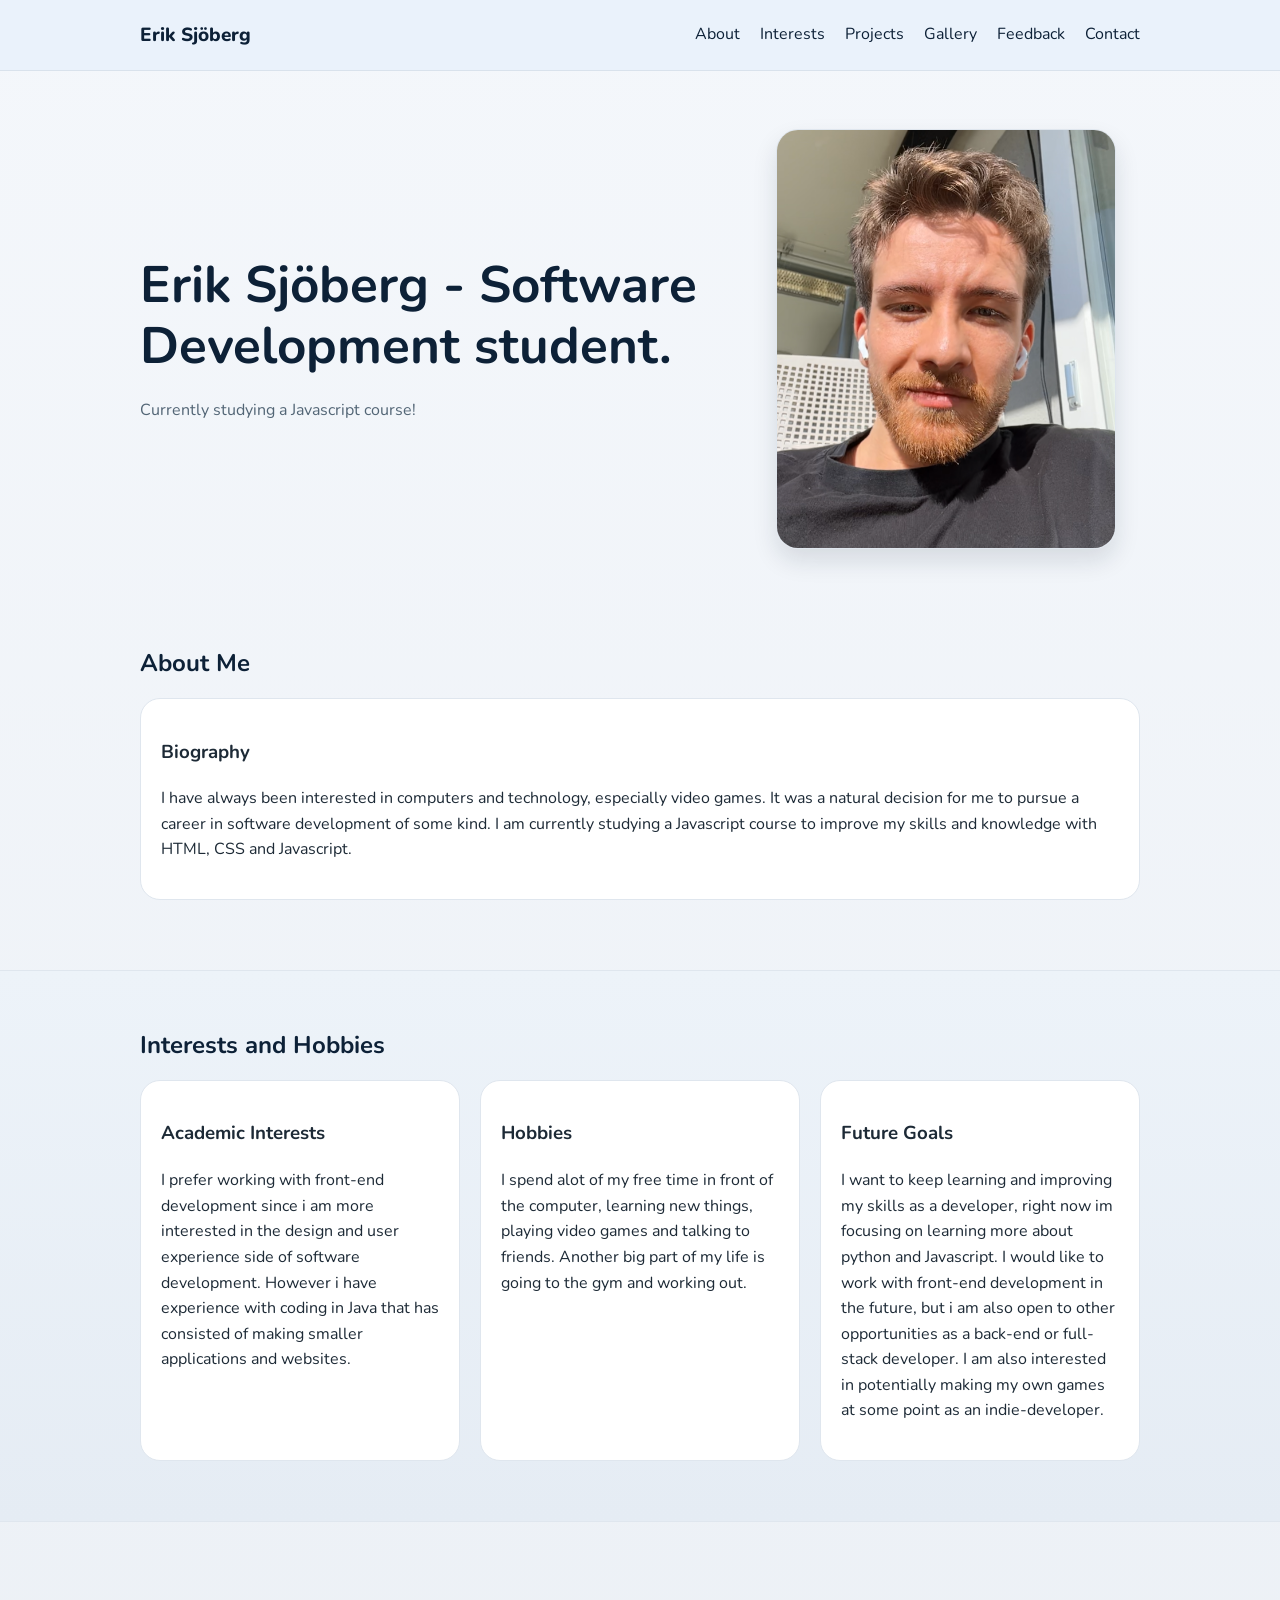
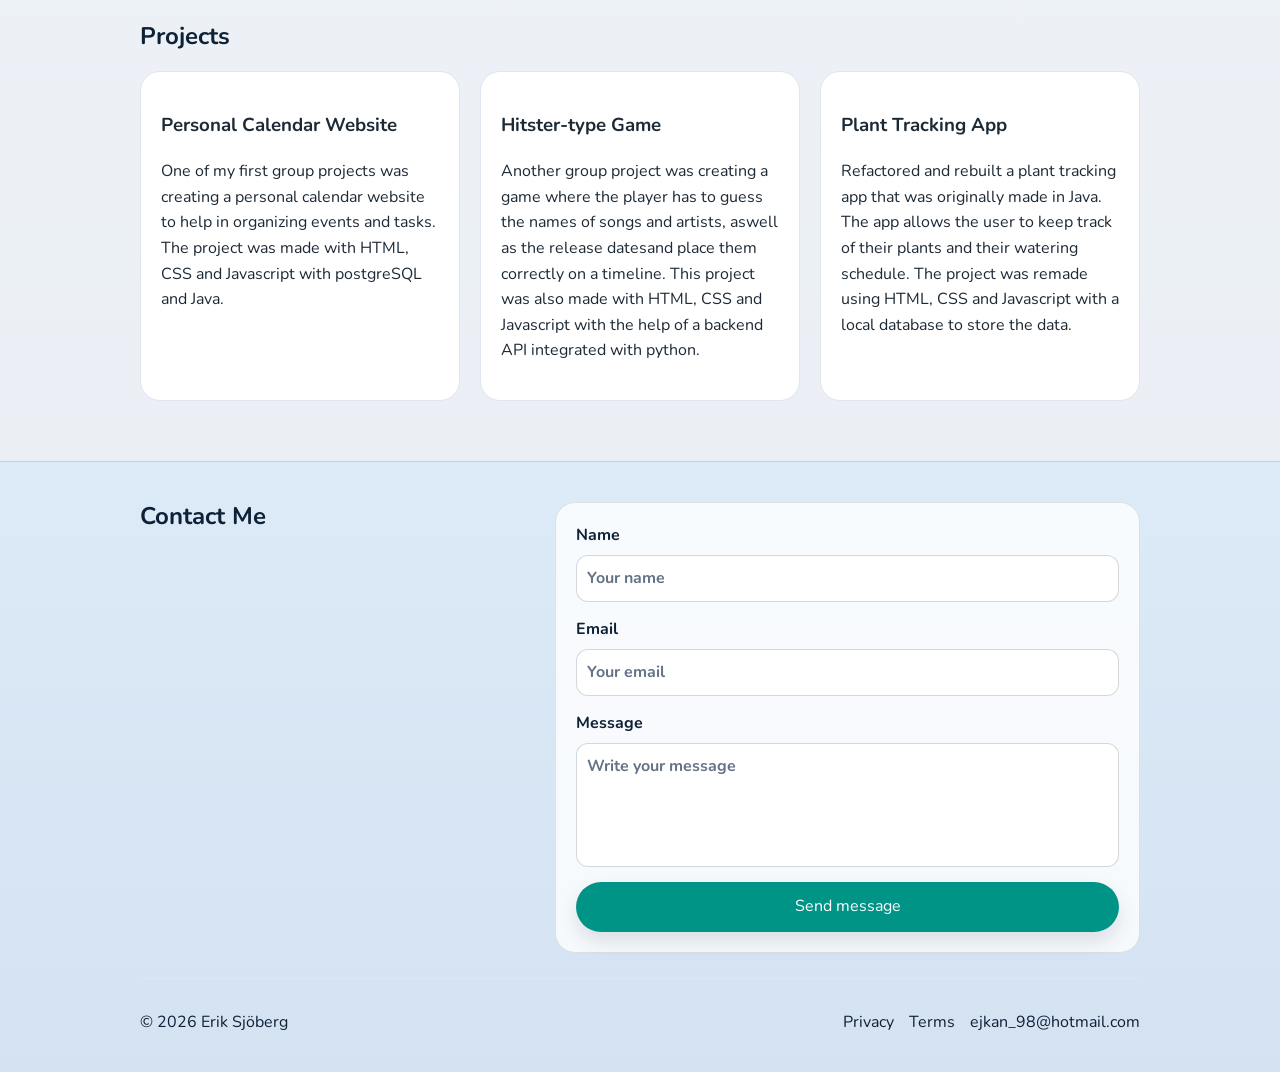
<file: index.html>
<!DOCTYPE html>
<html lang="en">
  <head>

    <meta charset="UTF-8" />
    <meta name="viewport" content="width=device-width, initial-scale=1.0" />

    <title>Erik Sjöberg Portfolio</title>

    <meta name="description" content="Personal portfolio website" />
    <link rel="preconnect" href="https://fonts.googleapis.com" />
    <link rel="preconnect" href="https://fonts.gstatic.com" crossorigin />
    <link href="https://fonts.googleapis.com/css2?family=Nunito:wght@400;600;700;800&display=swap" rel="stylesheet" />
    <link rel="stylesheet" href="style.css" />

  </head>

  <body id="top">
    <header class="site-header">
      <nav class="nav container" aria-label="Main navigation">
        <a href="#top" class="profile-name">Erik Sjöberg</a>
        <div class="nav-links">
          <a href="#top">About</a>
          <a href="#interests">Interests</a>
          <a href="#projects">Projects</a>
          <a href="gallery.html">Gallery</a>
          <a href="feedback.html">Feedback</a>
          <a href="#contact">Contact</a>
        </div>
      </nav>
    </header>

    <main>

      <section class="intro container">
        <div class="intro-text">
          <h1>Erik Sjöberg - Software Development student.</h1>
          <p>
            Currently studying a Javascript course!
          </p>
        </div>

        <div class="intro-image">
          <img
            src="IMG_1809.PNG"
            alt="Portrait photo of me smiling outdoors"
          />
        </div>
      </section>

      <section id="about" class="container section">

        <h2>About Me</h2>

        <article>
          <h3>Biography</h3>
          <p>
            I have always been interested in computers and technology, especially video games. 
            It was a natural decision for me to pursue a career in software development of some kind.
            I am currently studying a Javascript course to improve my skills and knowledge with HTML, CSS and Javascript.
          </p>
        </article>

      </section>

      <section id="interests" class="section alt-section">

        <div class="container">

          <h2>Interests and Hobbies</h2>

          <div class="about-grid">
            <article>
              <h3>Academic Interests</h3>
              <p>
                I prefer working with front-end development since i am more interested in the design and user experience side of software development. 
                However i have experience with coding in Java that has consisted of making smaller applications and websites.
              </p>
            </article>

            <article>
              <h3>Hobbies</h3>
              <p>
                I spend alot of my free time in front of the computer, learning new things, playing video games and talking to friends.
                Another big part of my life is going to the gym and working out.
              </p>
            </article>

            <article>
              <h3>Future Goals</h3>
              <p>
                I want to keep learning and improving my skills as a developer, right now im focusing on learning more about python and Javascript. 
                I would like to work with front-end development in the future, but i am also open to other opportunities as a back-end or full-stack developer.
                I am also interested in potentially making my own games at some point as an indie-developer.
              </p>
            </article>
          </div>

        </div>

      </section>

      <section id="projects" class="container section">

        <h2>Projects</h2>

        <div class="project-grid">
          <article class="card project-card">
            <h3>Personal Calendar Website</h3>
            <p>
              One of my first group projects was creating a personal calendar website to help in organizing events and tasks. The project was made with HTML, CSS and Javascript with postgreSQL and Java.
            </p>
          </article>

          <article class="card project-card">
            <h3>Hitster-type Game</h3>
            <p>
              Another group project was creating a game where the player has to guess the names of songs and artists, aswell as the release datesand place them correctly on a timeline. This project was also made with HTML, CSS and Javascript with the help of a backend API integrated with python.
            </p>
          </article>

          <article class="card project-card">
            <h3>Plant Tracking App</h3>
            <p>
              Refactored and rebuilt a plant tracking app that was originally made in Java. The app allows the user to keep track of their plants and their watering schedule. The project was remade using HTML, CSS and Javascript with a local database to store the data.
            </p>
          </article>
        </div>

      </section>

    </main>

    <footer id="contact" class="site-footer">

      <div class="container footer-wrap">

        <div>
          <h2>Contact Me</h2>
        </div>

        <form class="contact-form">
          <label>
            Name
            <input type="text" name="name" placeholder="Your name" required />
          </label>

          <label>
            Email
            <input type="email" name="email" placeholder="Your email" required />
          </label>

          <label>
            Message
            <textarea name="message" rows="4" placeholder="Write your message" required></textarea>
          </label>

          <button type="button" class="button">Send message</button>
        </form>

      </div>

      <div class="container footer-bottom">
        <p>© 2026 Erik Sjöberg</p>
        <div class="footer-links">
          <a href="#">Privacy</a>
          <a href="#">Terms</a>
          <a href="mailto:ejkan_98@hotmail.com">ejkan_98@hotmail.com</a>
        </div>
      </div>

    </footer>

  </body>

</html>
</file>
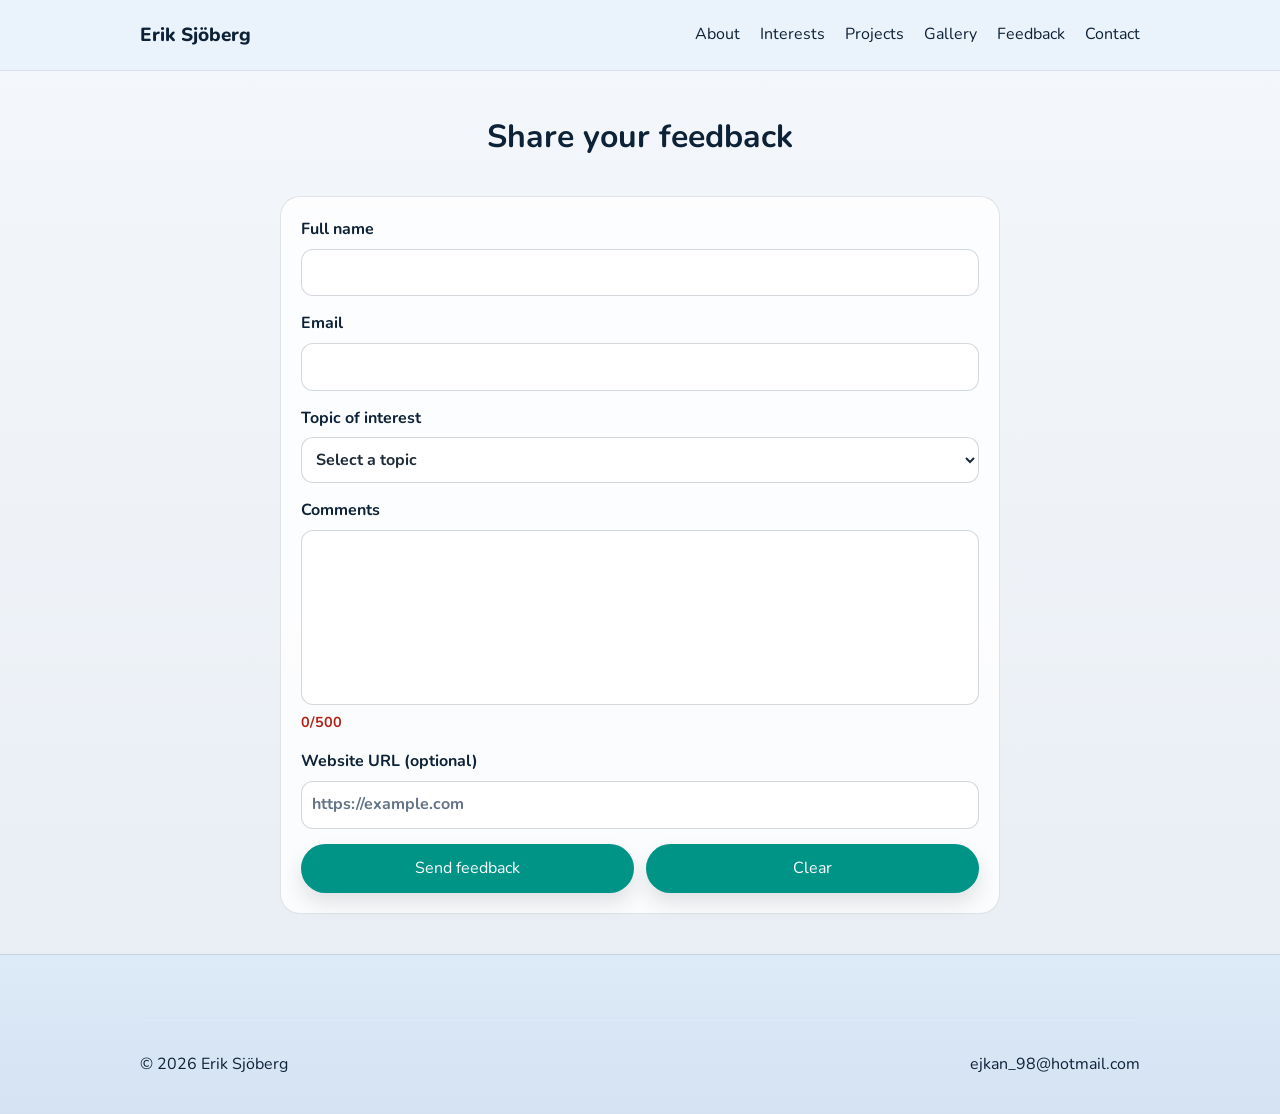
<file: feedback.html>
<!DOCTYPE html>
<html lang="en">
  <head>

    <meta charset="UTF-8" />
    <meta name="viewport" content="width=device-width, initial-scale=1.0" />

    <title>Feedback | Erik Sjöberg Portfolio</title>

    <meta name="description" content="Send feedback about Erik Sjöberg's portfolio." />
    <link rel="preconnect" href="https://fonts.googleapis.com" />
    <link rel="preconnect" href="https://fonts.gstatic.com" crossorigin />
    <link href="https://fonts.googleapis.com/css2?family=Nunito:wght@400;600;700;800&display=swap" rel="stylesheet" />
    <link rel="stylesheet" href="style.css" />
    <script src="feedback.js" defer></script>

  </head>

  <body id="top">
    <header class="site-header">
      <nav class="nav container" aria-label="Main navigation">
        <a href="index.html#top" class="profile-name">Erik Sjöberg</a>
        <div class="nav-links">
          <a href="index.html#top">About</a>
          <a href="index.html#interests">Interests</a>
          <a href="index.html#projects">Projects</a>
          <a href="gallery.html">Gallery</a>
          <a href="feedback.html" aria-current="page">Feedback</a>
          <a href="index.html#contact">Contact</a>
        </div>
      </nav>
    </header>

    <main class="feedback-page container">

      <h1>Share your feedback</h1>

      <form class="contact-form feedback-form" novalidate>

        <label for="full-name">
          Full name
          <input id="full-name" type="text" name="name" autocomplete="name" aria-describedby="full-name-error" required />
          <span id="full-name-error" class="field-error" aria-live="polite" hidden></span>
        </label>

        <label for="email">
          Email
          <input id="email" type="email" name="email" autocomplete="email" aria-describedby="email-error" required />
          <span id="email-error" class="field-error" aria-live="polite" hidden></span>
        </label>

        <label for="topic">
          Topic of interest
          <select id="topic" name="topic" aria-describedby="topic-error" required>
            <option value="" selected disabled>Select a topic</option>
            <option value="design">Design and layout</option>
            <option value="content">Content and writing</option>
            <option value="projects">Projects</option>
            <option value="accessibility">Accessibility</option>
            <option value="other">Other</option>
          </select>
          <span id="topic-error" class="field-error" aria-live="polite" hidden></span>
        </label>

        <label for="comments">
          Comments
          <textarea id="comments" name="comments" rows="6" maxlength="500" aria-describedby="comments-count comments-error" required></textarea>
          <span id="comments-count" class="comment-count is-too-short" aria-label="0 of 500 characters; minimum 15 characters" aria-live="polite">0/500</span>
          <span id="comments-error" class="field-error" aria-live="polite" hidden></span>
        </label>

        <label for="website">
          Website URL (optional)
          <input id="website" type="url" name="website" placeholder="https://example.com" aria-describedby="website-error" />
          <span id="website-error" class="field-error" aria-live="polite" hidden></span>
        </label>

        <div class="feedback-actions">
          <button id="send-feedback" type="submit" class="button">Send feedback</button>
          <button id="clear-feedback" type="reset" class="button">Clear</button>
        </div>

        <p id="feedback-status" class="feedback-status" role="status" aria-live="polite" hidden></p>

      </form>

    </main>

    <footer class="site-footer">

      <div class="container footer-bottom">
        <p>© 2026 Erik Sjöberg</p>
        <div class="footer-links">
          <a href="mailto:ejkan_98@hotmail.com">ejkan_98@hotmail.com</a>
        </div>
      </div>

    </footer>

  </body>

</html>
</file>
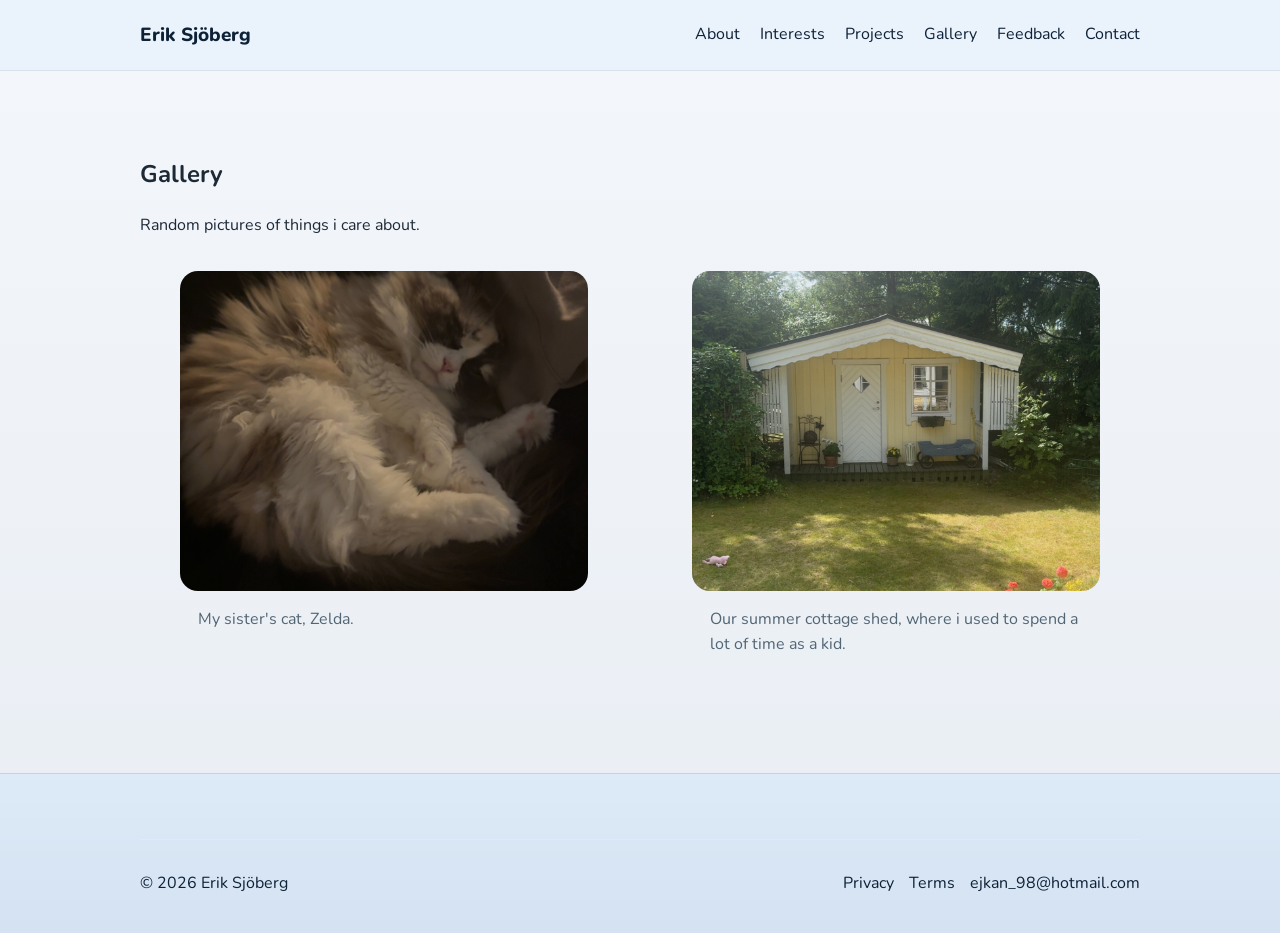
<file: gallery.html>
<!DOCTYPE html>
<html lang="en">

  <head>

    <meta charset="UTF-8" />
    <meta name="viewport" content="width=device-width, initial-scale=1.0" />

    <title>Erik Sjöberg Gallery</title>

    <meta name="description" content="Photo gallery page" />
    <link rel="preconnect" href="https://fonts.googleapis.com" />
    <link rel="preconnect" href="https://fonts.gstatic.com" crossorigin />
    <link href="https://fonts.googleapis.com/css2?family=Nunito:wght@400;600;700;800&display=swap" rel="stylesheet" />
    <link rel="stylesheet" href="style.css" />

  </head>

  <body id="top">

    <header class="site-header">

      <nav class="nav container" aria-label="Main navigation">
        <a href="index.html#top" class="profile-name">Erik Sjöberg</a>
        <div class="nav-links">
          <a href="index.html#top">About</a>
          <a href="index.html#interests">Interests</a>
          <a href="index.html#projects">Projects</a>
          <a href="gallery.html">Gallery</a>
          <a href="feedback.html">Feedback</a>
          <a href="index.html#contact">Contact</a>
        </div>
      </nav>

    </header>

    <main class="gallery-page container">

      <div>
        <h2>Gallery</h2>
        <p>Random pictures of things i care about.</p>
      </div>

      <div class="gallery-grid">
        <figure class="gallery-item">
          <img
            src="IMG_1708.JPG"
            alt="Cute cat named Zelda sleeping on my sofa"
          />
          <figcaption>
            My sister's cat, Zelda.
          </figcaption>
        </figure>

        <figure class="gallery-item">
          <img
            src="IMG_1762.JPG"
            alt="Picture of our shed from our summer cottage"
          />
          <figcaption>
            Our summer cottage shed, where i used to spend a lot of time as a kid.
          </figcaption>
        </figure>
      </div>

    </main>

    <footer class="site-footer">

      <div class="container footer-bottom">
        <p>© 2026 Erik Sjöberg</p>
        <div class="footer-links">
          <a href="#">Privacy</a>
          <a href="#">Terms</a>
          <a href="mailto:ejkan_98@hotmail.com">ejkan_98@hotmail.com</a>
        </div>
      </div>

    </footer>

  </body>

</html>
</file>
<file: style.css>
:root {
  --bg: #f4f7fb;
  --bg-soft: #e8edf3;
  --white: #ffffff;
  --navy: #122b43;
  --navy-dark: #0d2137;
  --navy-light: #1f3c5a;
  --header: #eaf2fb;
  --footer: #ddeaf7;
  --gold: #d9c0a0;
  --gold-light: #f0e0c7;
  --seed: #00A896;
  --seed-dark: #009487;
  --text: #1d2a36;
  --muted: #526575;
  --border: #dfe6ee;
  --panel: #ffffff;
  --error: #b42318;
  --success: #198754;
}

html {
  scroll-behavior: smooth;
  scroll-padding-top: 90px;
}

* {
  box-sizing: border-box;
}

body {
  margin: 0;
  min-height: 100vh;
  display: flex;
  flex-direction: column;
  font-family: "Nunito", Arial, sans-serif;
  background: linear-gradient(180deg, var(--bg) 0%, var(--bg-soft) 100%);
  color: var(--text);
  line-height: 1.6;
}

a {
  color: var(--text);
  text-decoration: none;
}

button,
input,
textarea,
select {
  font: inherit;
}

img {
  max-width: 100%;
  display: block;
  border-radius: 18px;
}

.section {
  padding: 60px 0;
  margin-bottom: 40px;
  margin-top: 10px;
}

.container {
  width: 90%;
  max-width: 1000px;
  margin: 0 auto;
}

.site-header {
  background: rgba(234, 242, 251, 0.96);
  border-bottom: 1px solid rgba(18, 43, 67, 0.08);
  position: sticky;
  top: 0;
  z-index: 10;
  backdrop-filter: blur(6px);
}

.nav {
  display: flex;
  justify-content: space-between;
  align-items: center;
  min-height: 70px;
}

.profile-name {
  font-weight: 800;
  font-size: 19px;
  color: var(--navy-dark);
}

.nav-links {
  display: flex;
  gap: 20px;
  flex-wrap: wrap;
}

.nav-links a,
.footer-links a {
  color: var(--navy-dark);
  transition: color 0.2s ease, transform 0.2s ease;
}

.nav-links a:hover,
.nav-links a:focus,
.footer-links a:hover,
.footer-links a:focus {
  text-decoration: none;
  color: var(--seed);
  outline: none;
  transform: translateY(-1px);
}

.intro {
  display: grid;
  grid-template-columns: 1.2fr 0.8fr;
  gap: 30px;
  align-items: center;
  padding: 40px 0;
  margin-top: 18px;
}

.intro-text h1,
.section h2,
.site-footer h2 {
  margin-top: 0;
  margin-bottom: 20px;
  line-height: 1.2;
  color: var(--navy-dark);
}

.intro-text h1 {
  font-size: clamp(32px, 4vw, 52px);
}

.intro-text p {
  margin: 0;
  color: var(--muted);
}

.button {
  display: inline-block;
  background: var(--seed-dark);
  color: var(--white);
  padding: 12px 18px;
  border-radius: 1000px;
  border: none;
  transition: background-color 0.2s ease, box-shadow 0.2s ease;
  box-shadow: 0 10px 20px rgba(18, 32, 52, 0.12);
}

.button:hover,
.button:focus {
  background: var(--seed);
  outline: none;
  cursor: pointer;
}

.intro-image {
  display: flex;
  justify-content: center;
  align-items: center;
}

.intro-image img {
  width: 100%;
  max-width: 340px;
  height: 420px;
  object-fit: cover;
  object-position: center;
  border: 1px solid var(--border);
  border-radius: 22px;
  box-shadow: 0 12px 25px rgba(18, 32, 52, 0.12);
}

.about-grid,
.project-grid {
  display: grid;
  grid-template-columns: repeat(3, minmax(0, 1fr));
  gap: 20px;
}

article,
.card,
.contact-form {
  background: var(--panel);
  border: 1px solid var(--border);
  border-radius: 20px;
  padding: 20px;
  transition: none;
  color: var(--text);
}

article:hover,
.card:hover {
  transform: none;
  box-shadow: none;
}

.alt-section {
  background: linear-gradient(180deg, #edf3f9 0%, #e5ecf4 100%);
  border-top: 1px solid var(--border);
  border-bottom: 1px solid var(--border);
}

.site-footer {
  background: linear-gradient(180deg, var(--footer) 0%, #d4e2f2 100%);
  border-top: 1px solid rgba(18, 43, 67, 0.08);
  padding: 40px 0 20px;
  color: var(--navy-dark);
}

.site-footer h2,
.site-footer p,
.site-footer a {
  color: var(--navy-dark);
}

.footer-wrap {
  display: grid;
  grid-template-columns: 0.8fr 1.2fr;
  gap: 25px;
  align-items: start;
}

.contact-form {
  display: grid;
  gap: 15px;
  background: rgba(255, 255, 255, 0.8);
  border: 1px solid rgba(18, 43, 67, 0.12);
}

.contact-form label {
  display: grid;
  gap: 6px;
  font-weight: 700;
  color: var(--navy-dark);
}

.field-error {
  color: var(--error);
  font-size: 0.9rem;
  font-weight: 600;
}

.comment-count {
  font-size: 0.9rem;
  font-weight: 700;
}

.comment-count.is-too-short {
  color: var(--error);
}

.comment-count.is-valid {
  color: var(--success);
}

.contact-form input,
.contact-form select,
.contact-form textarea {
  width: 100%;
  border: 1px solid rgba(18, 43, 67, 0.18);
  border-radius: 12px;
  padding: 10px;
  background: #ffffff;
  color: var(--text);
  resize: none;
  overflow: auto;
}

.contact-form input::placeholder,
.contact-form textarea::placeholder {
  color: #647387;
}

.contact-form input:focus,
.contact-form select:focus,
.contact-form textarea:focus {
  border-color: var(--navy-light);
  outline: none;
  box-shadow: 0 0 0 3px rgba(31, 60, 90, 0.12);
}

.contact-form input[aria-invalid="true"],
.contact-form select[aria-invalid="true"],
.contact-form textarea[aria-invalid="true"] {
  border-color: var(--error);
}

.contact-form input[aria-invalid="false"],
.contact-form select[aria-invalid="false"],
.contact-form textarea[aria-invalid="false"] {
  border-color: var(--success);
  background-image: url("data:image/svg+xml,%3Csvg xmlns='http://www.w3.org/2000/svg' viewBox='0 0 20 20'%3E%3Cpath d='m4 10 4 4 8-8' fill='none' stroke='%23198754' stroke-width='2' stroke-linecap='round' stroke-linejoin='round'/%3E%3C/svg%3E");
  background-repeat: no-repeat;
  background-size: 18px 18px;
  padding-right: 40px;
}

.contact-form select[aria-invalid="false"] {
  background-position: right 34px center;
  padding-right: 56px;
}

.contact-form input[aria-invalid="false"] {
  background-position: right 12px center;
}

.contact-form textarea[aria-invalid="false"] {
  background-position: right 12px top 12px;
}

.gallery-grid {
  display: grid;
  grid-template-columns: repeat(2, minmax(0, 1fr));
  gap: 24px;
}

.gallery-item {
  background: rgba(255, 255, 255, 0);
  border: none;
  overflow: hidden;
}

.gallery-item img {
  width: 100%;
  height: 320px;
  object-fit: cover;
}

.gallery-item figcaption {
  padding: 16px 18px 19px;
  color: var(--muted);
}

.gallery-page {
  flex: 1;
  padding: 64px 0 80px;
}

.feedback-page {
  flex: 1;
  display: flex;
  flex-direction: column;
  justify-content: center;
  align-items: center;
  padding: 40px 0;
}

.feedback-page h1 {
  width: 100%;
  margin: 0 0 10px;
  color: var(--navy-dark);
  text-align: center;
}

.feedback-form {
  width: 100%;
  max-width: 720px;
  margin-top: 24px;
}

.feedback-actions {
  display: grid;
  grid-template-columns: repeat(2, minmax(0, 1fr));
  gap: 12px;
}

.feedback-status {
  margin: 0;
  color: var(--success);
  font-weight: 700;
  text-align: center;
}

.footer-bottom {
  margin-top: 25px;
  padding-top: 15px;
  border-top: 1px solid rgba(255, 255, 255, 0.12);
  display: flex;
  justify-content: space-between;
  align-items: center;
  gap: 20px;
  flex-wrap: wrap;
}

.footer-links {
  display: flex;
  align-items: center;
  gap: 15px;
  flex-wrap: wrap;
}

@media (max-width: 760px) {
  .nav,
  .intro,
  .about-grid,
  .project-grid,
  .footer-wrap {
    grid-template-columns: 1fr;
    display: grid;
  }

  .nav {
    justify-content: center;
    padding: 15px 0;
  }

  .nav-links {
    justify-content: center;
  }

  .gallery-grid {
    grid-template-columns: 1fr;
  }

  .intro-image img {
    height: 300px;
  }
}
</file>
